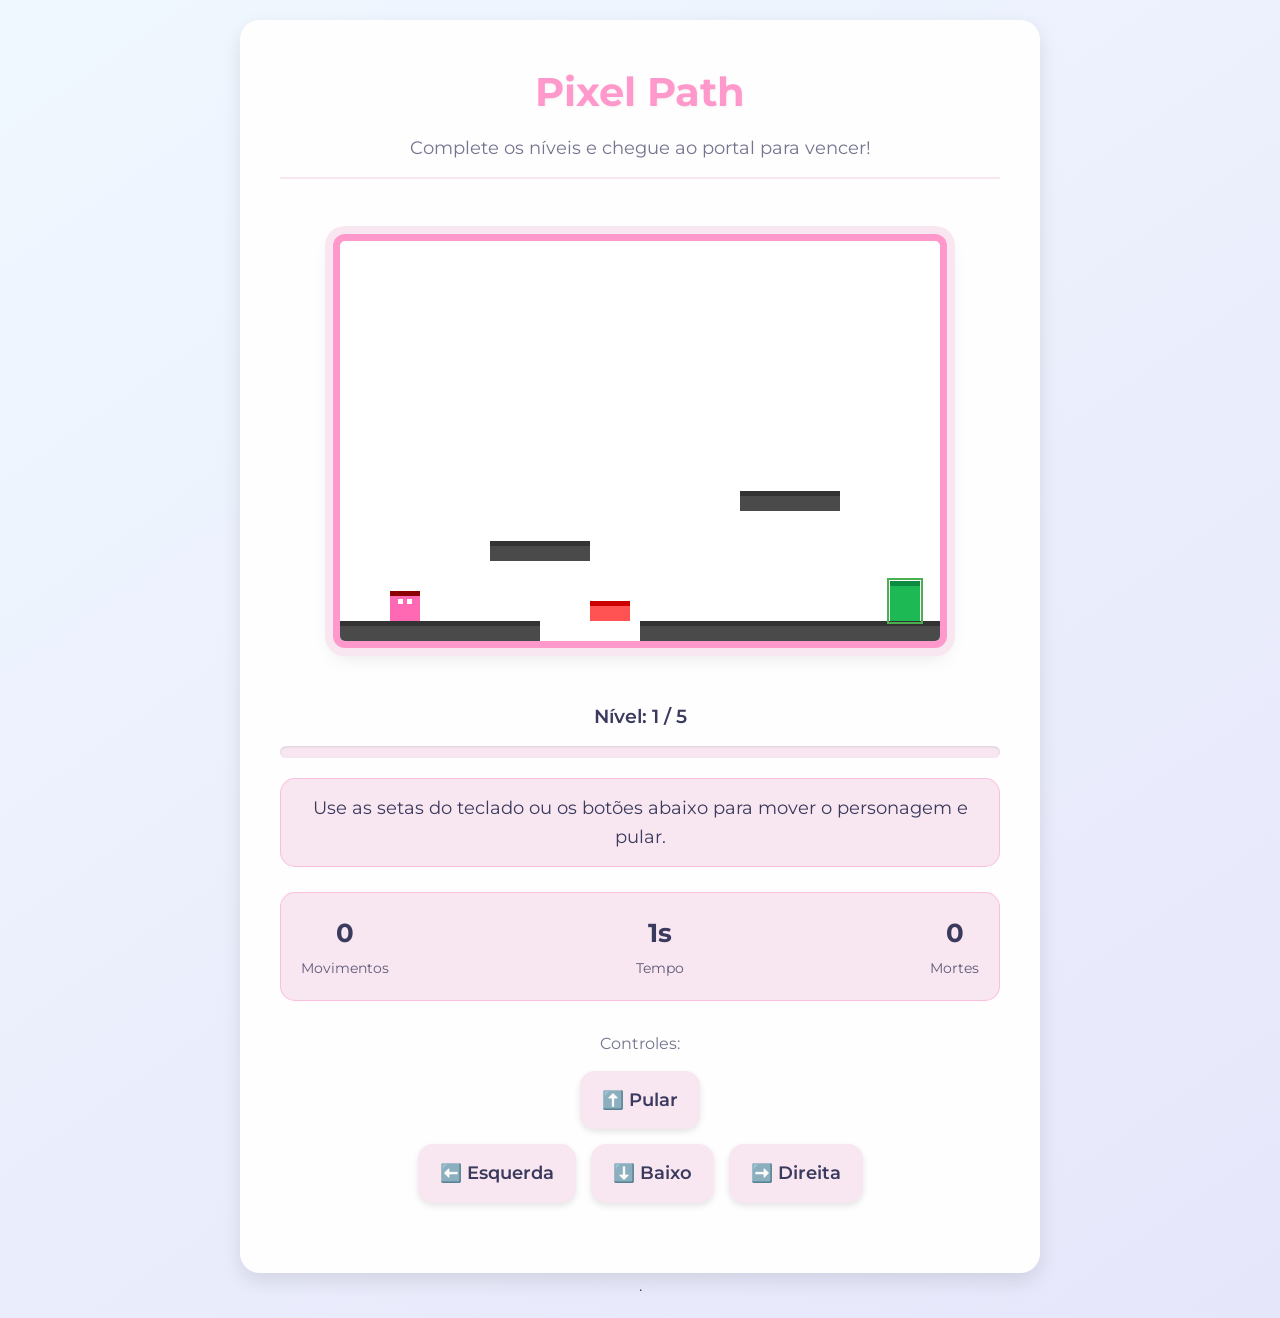
<file: index.html>
<!DOCTYPE html>
<html lang="pt-br">
<head>
    <meta charset="UTF-8">
    <meta name="viewport" content="width=device-width, initial-scale=1.0">
    <title>Segredo-Fofo</title>
    <link href="https://fonts.googleapis.com/css2?family=Montserrat:wght@300;400;500;600;700&display=swap" rel="stylesheet">
    <link rel="stylesheet" href="https://cdnjs.cloudflare.com/ajax/libs/font-awesome/6.4.0/css/all.min.css">
    <style>
        /* --- Variáveis e Estilos Gerais (Mais Fofo e Profissional) --- */
        :root {
            /* Paleta Candy Pink e Soft Teal */
            --primary-color: #FF99CC; /* Candy Pink - Cuter */
            --secondary-color: #AEC6CF; /* Soft Blue/Teal - Professional Contrast */
            --accent-color: #F8E6F0; /* Very Light Pink for accents */
            --text-dark: #3a3a5e; /* Deep Indigo/Purple for Text */
            --text-light: #ffffff;
            --background-light: #F0F8FF; /* Alice Blue/Softest Blue */
            --card-bg: rgba(255, 255, 255, 0.95);
            --shadow: 0 8px 20px rgba(0, 0, 0, 0.1);
            --shadow-hover: 0 12px 30px rgba(0, 0, 0, 0.15);
            --border-radius: 20px; /* Mais arredondado (Fofo) */
            --transition: all 0.4s cubic-bezier(0.25, 0.8, 0.25, 1); /* Transição mais suave (Profissional) */
            --font-body: 'Montserrat', sans-serif;
        }

        * {
            margin: 0;
            padding: 0;
            box-sizing: border-box;
        }

        body {
            font-family: var(--font-body);
            /* Gradiente de fundo mais suave */
            background: linear-gradient(145deg, var(--background-light) 0%, #E6E6FA 100%); 
            color: var(--text-dark);
            line-height: 1.6;
            text-align: center;
            padding: 20px;
            min-height: 100vh;
            display: flex;
            flex-direction: column;
            justify-content: center;
            align-items: center;
            user-select: none;
        }

        .container {
            max-width: 800px;
            margin: 0 auto;
            padding: 40px;
            /* Efeito levemente Glassmorphism */
            background: var(--card-bg);
            border-radius: var(--border-radius);
            box-shadow: var(--shadow);
            transition: var(--transition);
        }

        .game-header {
            margin-bottom: 25px;
            padding-bottom: 15px;
            border-bottom: 2px solid var(--accent-color);
        }

        h1 {
            color: var(--primary-color);
            font-size: 2.5rem; /* Um pouco maior */
            font-weight: 700;
            margin-bottom: 10px;
            text-shadow: 1px 1px 3px rgba(0, 0, 0, 0.05);
        }

        .subtitle {
            color: var(--text-dark);
            opacity: 0.7; /* Texto mais suave */
            font-size: 1.1rem;
        }

        /* --- Área do Jogo --- */
        .game-container {
            position: relative;
            margin: 30px auto;
            display: inline-block;
        }

        canvas {
            border: 7px solid var(--primary-color); /* Borda mais grossa */
            background-color: #ffffff;
            border-radius: 12px;
            /* Sombra em camadas para um visual mais premium/fofo */
            box-shadow: 0 0 0 8px var(--accent-color), var(--shadow); 
            image-rendering: pixelated;
            image-rendering: crisp-edges;
            transition: var(--transition);
        }

        /* --- Mensagens do Jogo --- */
        #game-message {
            margin: 20px 0;
            font-size: 1.1rem;
            color: var(--text-dark);
            text-align: center;
            padding: 15px;
            /* Cor de fundo baseada na cor de destaque */
            background-color: var(--accent-color); 
            border-radius: 15px;
            transition: var(--transition);
            border: 1px solid rgba(255, 153, 204, 0.5);
        }

        /* --- Controles --- */
        .controls-section {
            margin-top: 30px;
        }

        .controls-title {
            font-size: 1rem;
            color: var(--text-dark);
            opacity: 0.7;
            margin-bottom: 15px;
        }

        .controls {
            display: flex;
            flex-direction: column;
            align-items: center;
            gap: 15px;
        }

        .control-row {
            display: flex;
            gap: 15px;
        }

        .control-btn {
            padding: 15px 22px;
            background-color: var(--accent-color);
            border: none;
            border-radius: 15px; /* Botões mais arredondados */
            cursor: pointer;
            font-weight: 600;
            font-size: 1.1em;
            transition: var(--transition);
            min-width: 90px;
            color: var(--text-dark);
            box-shadow: 0 3px 6px rgba(0, 0, 0, 0.1);
        }

        .control-btn:hover {
            background-color: var(--primary-color);
            color: var(--text-light);
            transform: translateY(-3px) scale(1.05); /* Efeito de elevação mais pronunciado */
            box-shadow: 0 5px 10px rgba(0, 0, 0, 0.15);
        }

        .control-btn:active {
            transform: translateY(1px);
            box-shadow: 0 2px 4px rgba(0, 0, 0, 0.1);
        }

        /* --- Indicadores de Jogo (Stats) --- */
        .game-stats {
            display: flex;
            justify-content: space-between;
            margin-top: 25px;
            padding: 20px;
            background-color: var(--accent-color);
            border-radius: 15px;
            border: 1px solid rgba(255, 153, 204, 0.5);
        }

        .stat {
            display: flex;
            flex-direction: column;
            align-items: center;
        }

        .stat-value {
            font-size: 1.6rem;
            font-weight: 700;
            color: var(--text-dark); /* Valores importantes em cor escura para profissionalismo */
        }

        .stat-label {
            font-size: 0.9rem;
            color: var(--text-dark);
            opacity: 0.8;
            margin-top: 3px;
        }

        /* --- Efeitos de Vitória --- */
        .victory-overlay {
            display: none;
            position: absolute;
            top: 0;
            left: 0;
            width: 100%;
            height: 100%;
            background: rgba(255, 153, 204, 0.9); /* Candy Pink opaco */
            border-radius: 12px;
            justify-content: center;
            align-items: center;
            flex-direction: column;
            color: white;
            font-size: 1.5rem;
            font-weight: 700;
            z-index: 10;
            animation: fadeIn 0.5s ease-out;
        }

        .victory-overlay i {
            font-size: 3rem;
            margin-bottom: 15px;
            animation: pulse 1.5s infinite;
        }

        @keyframes pulse {
            0% { transform: scale(1); }
            50% { transform: scale(1.2); }
            100% { transform: scale(1); }
        }

        @keyframes fadeIn {
            from { opacity: 0; }
            to { opacity: 1; }
        }

        /* --- Níveis e Progresso --- */
        .level-indicator {
            margin: 15px 0;
            font-size: 1.2rem;
            font-weight: 600;
            color: var(--text-dark);
        }

        .progress-bar {
            width: 100%;
            height: 12px; /* Mais espesso */
            background-color: var(--accent-color);
            border-radius: 6px;
            margin: 10px 0;
            overflow: hidden;
            box-shadow: inset 0 1px 3px rgba(0, 0, 0, 0.1); /* Detalhe profissional */
        }

        .progress-fill {
            height: 100%;
            background-color: var(--primary-color);
            width: 0%;
            transition: width 0.5s ease;
        }

        /* --- Botões de Ação --- */
        .action-buttons {
            display: flex;
            justify-content: center;
            gap: 20px;
            margin-top: 30px;
        }

        /* Estilo para Botões e Links de Ação */
        .action-btn {
            padding: 14px 30px;
            background-color: var(--primary-color);
            color: var(--text-light);
            border: none;
            border-radius: 15px;
            cursor: pointer;
            font-weight: 600;
            font-size: 1rem;
            transition: var(--transition);
            box-shadow: 0 3px 6px rgba(0, 0, 0, 0.15);
            text-decoration: none; /* Importante para links <a> */
            display: inline-flex;
            align-items: center;
            gap: 8px;
        }

        .action-btn:hover {
            background-color: #FF80B3; /* Tom ligeiramente mais claro no hover */
            transform: translateY(-3px);
            box-shadow: 0 6px 12px rgba(0, 0, 0, 0.2);
        }

        .action-btn:active {
            transform: translateY(1px);
            box-shadow: 0 2px 4px rgba(0, 0, 0, 0.1);
        }

        /* --- Responsividade --- */
        @media (max-width: 768px) {
            .container {
                padding: 30px;
            }
            
            h1 {
                font-size: 2rem;
            }
            
            canvas {
                width: 100%;
                max-width: 400px;
                height: auto;
            }
            
            .control-btn {
                padding: 12px 18px;
                font-size: 1em;
                min-width: 80px;
            }
        }

        @media (max-width: 480px) {
            body {
                padding: 10px;
            }
            
            .container {
                padding: 20px;
            }
            
            h1 {
                font-size: 1.8rem;
            }
            
            .control-row {
                flex-wrap: wrap;
                justify-content: center;
            }
            
            .action-buttons {
                flex-direction: column;
                gap: 10px;
            }
        }
    </style>
</head>
<body>
    <div class="container">
        <div class="game-header">
            <h1>Pixel Path</h1>
            <p class="subtitle">Complete os níveis e chegue ao portal para vencer!</p>
        </div>

        <div class="game-container">
            <canvas id="gameCanvas" width="600" height="400"></canvas>
            <div id="victoryOverlay" class="victory-overlay">
                <i class="fas fa-trophy"></i>
                <p>Nível Concluído!</p>
            </div>
        </div>
        
        <div class="level-indicator">
            Nível: <span id="currentLevel">1</span> / <span id="totalLevels">5</span>
        </div>
        
        <div class="progress-bar">
            <div id="progressFill" class="progress-fill"></div>
        </div>
        
        <div id="game-message">
            Use as setas do teclado ou os botões abaixo para mover o personagem e pular.
        </div>
        
        <div class="game-stats">
            <div class="stat">
                <div class="stat-value" id="moveCount">0</div>
                <div class="stat-label">Movimentos</div>
            </div>
            <div class="stat">
                <div class="stat-value" id="timeCount">0s</div>
                <div class="stat-label">Tempo</div>
            </div>
            <div class="stat">
                <div class="stat-value" id="deathCount">0</div>
                <div class="stat-label">Mortes</div>
            </div>
        </div>
        
        <div class="controls-section">
            <div class="controls-title">Controles:</div>
            <div class="controls">
                <div class="control-row">
                    <div class="control-btn" data-direction="up">⬆️ Pular</div>
                </div>
                <div class="control-row">
                    <div class="control-btn" data-direction="left">⬅️ Esquerda</div>
                    <div class="control-btn" data-direction="down">⬇️ Baixo</div>
                    <div class="control-btn" data-direction="right">➡️ Direita</div>
                </div>
            </div>
        </div>
        
        <div class="action-buttons">
            <a href="game.html" target="_blank" id="siteLink" class="action-btn" style="display: none;">
                <i class="fas fa-external-link-alt"></i> Meu Site
            </a>
            
            <button id="nextLevelBtn" class="action-btn" style="display: none;">
                <i class="fas fa-arrow-right"></i> Próximo Nível
            </button>
        </div>
    </div>

    <script>
        // Configurações do jogo
        const canvas = document.getElementById('gameCanvas');
        const ctx = canvas.getContext('2d');
        const victoryOverlay = document.getElementById('victoryOverlay');
        const moveCountDisplay = document.getElementById('moveCount');
        const timeCountDisplay = document.getElementById('timeCount');
        const deathCountDisplay = document.getElementById('deathCount');
        const currentLevelDisplay = document.getElementById('currentLevel');
        const progressFill = document.getElementById('progressFill');
        const nextLevelBtn = document.getElementById('nextLevelBtn');
        const siteLink = document.getElementById('siteLink'); // Referência para o novo link
        const gameMessage = document.getElementById('game-message');
        const controls = document.querySelectorAll('.control-btn');

        // Configurações do jogo
        const TILE_SIZE = 40;
        const GRAVITY = 0.5;
        const JUMP_FORCE = -12;
        const PLAYER_SPEED = 5;
        
        // Variáveis do jogo
        let gameActive = true;
        let moveCount = 0;
        let deathCount = 0;
        let startTime = Date.now();
        let timerInterval;
        let currentLevel = 1;
        const totalLevels = 5;
        
        // Elementos do jogo
        let player = {
            x: 50,
            y: 300,
            width: 30,
            height: 30,
            velocityX: 0,
            velocityY: 0,
            isJumping: false,
            color: '#FF69B4'
        };
        
        let platforms = [];
        let hazards = [];
        let goal = null;
        let dynamicElements = [];
        
        // Níveis do jogo (Mantidos os mesmos da versão anterior)
        const levels = [
            // Nível 1
            {
                platforms: [
                    { x: 0, y: 380, width: 200, height: 20, color: '#4a4a4a' },
                    { x: 300, y: 380, width: 300, height: 20, color: '#4a4a4a' },
                    { x: 150, y: 300, width: 100, height: 20, color: '#4a4a4a' },
                    { x: 400, y: 250, width: 100, height: 20, color: '#4a4a4a' }
                ],
                hazards: [
                    { x: 250, y: 360, width: 40, height: 20, color: '#ff5252' }
                ],
                goal: { x: 550, y: 340, width: 30, height: 40, color: '#1DB954' },
                dynamicElements: [
                    { 
                        type: 'movingPlatform', 
                        x: 200, 
                        y: 200, 
                        width: 80, 
                        height: 15, 
                        color: '#4a4a4a',
                        speedX: 2,
                        minX: 150,
                        maxX: 350
                    }
                ]
            },
            // Nível 2
            {
                platforms: [
                    { x: 0, y: 380, width: 150, height: 20, color: '#4a4a4a' },
                    { x: 200, y: 380, width: 150, height: 20, color: '#4a4a4a' },
                    { x: 400, y: 380, width: 200, height: 20, color: '#4a4a4a' },
                    { x: 100, y: 280, width: 100, height: 20, color: '#4a4a4a' },
                    { x: 300, y: 230, width: 100, height: 20, color: '#4a4a4a' }
                ],
                hazards: [
                    { x: 170, y: 360, width: 20, height: 20, color: '#ff5252' },
                    { x: 370, y: 360, width: 20, height: 20, color: '#ff5252' }
                ],
                goal: { x: 550, y: 340, width: 30, height: 40, color: '#1DB954' },
                dynamicElements: [
                    { 
                        type: 'disappearingPlatform', 
                        x: 450, 
                        y: 300, 
                        width: 80, 
                        height: 15, 
                        color: '#ff9800',
                        timer: 0,
                        visible: true,
                        interval: 120
                    }
                ]
            },
            // Nível 3
            {
                platforms: [
                    { x: 0, y: 380, width: 100, height: 20, color: '#4a4a4a' },
                    { x: 150, y: 380, width: 100, height: 20, color: '#4a4a4a' },
                    { x: 300, y: 380, width: 100, height: 20, color: '#4a4a4a' },
                    { x: 450, y: 380, width: 150, height: 20, color: '#4a4a4a' },
                    { x: 50, y: 280, width: 80, height: 20, color: '#4a4a4a' },
                    { x: 200, y: 230, width: 80, height: 20, color: '#4a4a4a' },
                    { x: 350, y: 180, width: 80, height: 20, color: '#4a4a4a' }
                ],
                hazards: [
                    { x: 120, y: 360, width: 20, height: 20, color: '#ff5252' },
                    { x: 270, y: 360, width: 20, height: 20, color: '#ff5252' },
                    { x: 420, y: 360, width: 20, height: 20, color: '#ff5252' }
                ],
                goal: { x: 550, y: 140, width: 30, height: 40, color: '#1DB954' },
                dynamicElements: [
                    { 
                        type: 'movingPlatform', 
                        x: 100, 
                        y: 330, 
                        width: 80, 
                        height: 15, 
                        color: '#4a4a4a',
                        speedX: 3,
                        minX: 100,
                        maxX: 250
                    },
                    { 
                        type: 'disappearingPlatform', 
                        x: 250, 
                        y: 180, 
                        width: 80, 
                        height: 15, 
                        color: '#ff9800',
                        timer: 0,
                        visible: true,
                        interval: 90
                    }
                ]
            },
            // Nível 4
            {
                platforms: [
                    { x: 0, y: 380, width: 80, height: 20, color: '#4a4a4a' },
                    { x: 130, y: 380, width: 80, height: 20, color: '#4a4a4a' },
                    { x: 260, y: 380, width: 80, height: 20, color: '#4a4a4a' },
                    { x: 390, y: 380, width: 80, height: 20, color: '#4a4a4a' },
                    { x: 520, y: 380, width: 80, height: 20, color: '#4a4a4a' },
                    { x: 80, y: 300, width: 60, height: 20, color: '#4a4a4a' },
                    { x: 210, y: 250, width: 60, height: 20, color: '#4a4a4a' },
                    { x: 340, y: 200, width: 60, height: 20, color: '#4a4a4a' },
                    { x: 470, y: 150, width: 60, height: 20, color: '#4a4a4a' }
                ],
                hazards: [
                    { x: 110, y: 360, width: 10, height: 20, color: '#ff5252' },
                    { x: 240, y: 360, width: 10, height: 20, color: '#ff5252' },
                    { x: 370, y: 360, width: 10, height: 20, color: '#ff5252' },
                    { x: 500, y: 360, width: 10, height: 20, color: '#ff5252' }
                ],
                goal: { x: 550, y: 110, width: 30, height: 40, color: '#1DB954' },
                dynamicElements: [
                    { 
                        type: 'movingPlatform', 
                        x: 150, 
                        y: 200, 
                        width: 60, 
                        height: 15, 
                        color: '#4a4a4a',
                        speedX: 2,
                        minX: 150,
                        maxX: 300
                    },
                    { 
                        type: 'disappearingPlatform', 
                        x: 280, 
                        y: 150, 
                        width: 60, 
                        height: 15, 
                        color: '#ff9800',
                        timer: 0,
                        visible: true,
                        interval: 60
                    },
                    { 
                        type: 'movingPlatform', 
                        x: 410, 
                        y: 100, 
                        width: 60, 
                        height: 15, 
                        color: '#4a4a4a',
                        speedX: 3,
                        minX: 350,
                        maxX: 500
                    }
                ]
            },
            // Nível 5
            {
                platforms: [
                    { x: 0, y: 380, width: 60, height: 20, color: '#4a4a4a' },
                    { x: 120, y: 380, width: 60, height: 20, color: '#4a4a4a' },
                    { x: 240, y: 380, width: 60, height: 20, color: '#4a4a4a' },
                    { x: 360, y: 380, width: 60, height: 20, color: '#4a4a4a' },
                    { x: 480, y: 380, width: 60, height: 20, color: '#4a4a4a' },
                    { x: 60, y: 320, width: 40, height: 20, color: '#4a4a4a' },
                    { x: 180, y: 270, width: 40, height: 20, color: '#4a4a4a' },
                    { x: 300, y: 220, width: 40, height: 20, color: '#4a4a4a' },
                    { x: 420, y: 170, width: 40, height: 20, color: '#4a4a4a' },
                    { x: 540, y: 120, width: 40, height: 20, color: '#4a4a4a' }
                ],
                hazards: [
                    { x: 90, y: 360, width: 20, height: 20, color: '#ff5252' },
                    { x: 210, y: 360, width: 20, height: 20, color: '#ff5252' },
                    { x: 330, y: 360, width: 20, height: 20, color: '#ff5252' },
                    { x: 450, y: 360, width: 20, height: 20, color: '#ff5252' },
                    { x: 40, y: 300, width: 10, height: 20, color: '#ff5252' },
                    { x: 160, y: 250, width: 10, height: 20, color: '#ff5252' },
                    { x: 280, y: 200, width: 10, height: 20, color: '#ff5252' },
                    { x: 400, y: 150, width: 10, height: 20, color: '#ff5252' }
                ],
                goal: { x: 570, y: 80, width: 30, height: 40, color: '#1DB954' },
                dynamicElements: [
                    { 
                        type: 'movingPlatform', 
                        x: 100, 
                        y: 250, 
                        width: 40, 
                        height: 15, 
                        color: '#4a4a4a',
                        speedX: 2,
                        minX: 80,
                        maxX: 200
                    },
                    { 
                        type: 'disappearingPlatform', 
                        x: 220, 
                        y: 200, 
                        width: 40, 
                        height: 15, 
                        color: '#ff9800',
                        timer: 0,
                        visible: true,
                        interval: 45
                    },
                    { 
                        type: 'movingPlatform', 
                        x: 340, 
                        y: 150, 
                        width: 40, 
                        height: 15, 
                        color: '#4a4a4a',
                        speedX: 3,
                        minX: 300,
                        maxX: 420
                    },
                    { 
                        type: 'disappearingPlatform', 
                        x: 460, 
                        y: 100, 
                        width: 40, 
                        height: 15, 
                        color: '#ff9800',
                        timer: 0,
                        visible: true,
                        interval: 30
                    }
                ]
            }
        ];

        // Inicializa o jogo
        function initGame() {
            loadLevel(currentLevel);
            startTimer();
            gameLoop();
        }

        // Carrega um nível específico
        function loadLevel(levelIndex) {
            const level = levels[levelIndex - 1];
            platforms = [...level.platforms];
            hazards = [...level.hazards];
            goal = {...level.goal};
            dynamicElements = level.dynamicElements.map(elem => ({...elem}));
            
            // Reinicia a posição do jogador
            player.x = 50;
            player.y = 300;
            player.velocityX = 0;
            player.velocityY = 0;
            player.isJumping = false;
            
            // Atualiza a interface
            currentLevelDisplay.textContent = levelIndex;
            progressFill.style.width = `${((levelIndex - 1) / totalLevels) * 100}%`;
            nextLevelBtn.style.display = 'none';
            siteLink.style.display = 'none'; // **NOVO: Esconde o link do site ao carregar o nível**
            victoryOverlay.style.display = 'none';
            gameActive = true;
            
            // Reinicia contadores
            moveCount = 0;
            moveCountDisplay.textContent = moveCount;
        }

        // Inicia o temporizador
        function startTimer() {
            startTime = Date.now();
            clearInterval(timerInterval);
            timerInterval = setInterval(() => {
                if (gameActive) {
                    const elapsedSeconds = Math.floor((Date.now() - startTime) / 1000);
                    timeCountDisplay.textContent = `${elapsedSeconds}s`;
                }
            }, 1000);
        }

        // Loop principal do jogo
        function gameLoop() {
            ctx.clearRect(0, 0, canvas.width, canvas.height);
            
            // Atualiza elementos dinâmicos
            updateDynamicElements();
            
            // Aplica gravidade
            player.velocityY += GRAVITY;
            player.y += player.velocityY;
            
            // Aplica movimento horizontal
            player.x += player.velocityX;
            
            // Verifica colisões com plataformas
            checkPlatformCollisions();
            
            // Verifica colisões com perigos
            checkHazardCollisions();
            
            // Verifica se alcançou o objetivo
            checkGoalCollision();
            
            // Mantém o jogador dentro dos limites da tela
            if (player.x < 0) player.x = 0;
            if (player.x + player.width > canvas.width) player.x = canvas.width - player.width;
            if (player.y > canvas.height) {
                playerDie();
            }
            
            // Desenha todos os elementos
            drawGame();
            
            requestAnimationFrame(gameLoop);
        }

        // Atualiza elementos dinâmicos
        function updateDynamicElements() {
            dynamicElements.forEach(elem => {
                if (elem.type === 'movingPlatform') {
                    elem.x += elem.speedX;
                    if (elem.x <= elem.minX || elem.x + elem.width >= elem.maxX) {
                        elem.speedX *= -1;
                    }
                } else if (elem.type === 'disappearingPlatform') {
                    elem.timer++;
                    if (elem.timer >= elem.interval) {
                        elem.visible = !elem.visible;
                        elem.timer = 0;
                    }
                }
            });
        }

        // Verifica colisões com plataformas
        function checkPlatformCollisions() {
            let onGround = false;
            
            // Verifica plataformas estáticas
            platforms.forEach(platform => {
                if (isColliding(player, platform)) {
                    // Colisão vertical
                    if (player.velocityY > 0 && player.y + player.height - player.velocityY <= platform.y) {
                        player.y = platform.y - player.height;
                        player.velocityY = 0;
                        player.isJumping = false;
                        onGround = true;
                    }
                    // Colisão horizontal
                    else if (player.velocityY <= 0 && player.y - player.velocityY >= platform.y + platform.height) {
                        player.y = platform.y + platform.height;
                        player.velocityY = 0;
                    }
                    // Colisão lateral
                    else if (player.velocityX !== 0) {
                        if (player.x + player.width - player.velocityX <= platform.x) {
                            player.x = platform.x - player.width;
                        } else if (player.x - player.velocityX >= platform.x + platform.width) {
                            player.x = platform.x + platform.width;
                        }
                    }
                }
            });
            
            // Verifica plataformas dinâmicas
            dynamicElements.forEach(elem => {
                if (elem.visible && isColliding(player, elem)) {
                    // Colisão vertical
                    if (player.velocityY > 0 && player.y + player.height - player.velocityY <= elem.y) {
                        player.y = elem.y - player.height;
                        player.velocityY = 0;
                        player.isJumping = false;
                        onGround = true;
                        
                        // Se for uma plataforma móvel, move o jogador junto
                        if (elem.type === 'movingPlatform') {
                            player.x += elem.speedX;
                        }
                    }
                }
            });
            
            // Se não está no chão, está pulando
            if (!onGround && player.velocityY >= 0) {
                player.isJumping = true;
            }
        }

        // Verifica colisões com perigos
        function checkHazardCollisions() {
            hazards.forEach(hazard => {
                if (isColliding(player, hazard)) {
                    playerDie();
                }
            });
        }

        // Verifica se alcançou o objetivo
        function checkGoalCollision() {
            if (goal && isColliding(player, goal)) {
                endLevel(true);
            }
        }

        // O jogador morre
        function playerDie() {
            deathCount++;
            deathCountDisplay.textContent = deathCount;
            loadLevel(currentLevel);
        }

        // FINALIZA O NÍVEL (LÓGICA MODIFICADA AQUI)
        function endLevel(success) {
            if (success) {
                gameActive = false;
                victoryOverlay.style.display = 'flex';
                nextLevelBtn.style.display = 'none'; 
                siteLink.style.display = 'none';

                if (currentLevel < totalLevels) {
                    // FASES INTERMEDIÁRIAS
                    gameMessage.innerHTML = "🎉 <strong>Nível Concluído!</strong> 🎉";
                    nextLevelBtn.style.display = 'block';
                } else {
                    // ÚLTIMO NÍVEL CONCLUÍDO (Nível 5)
                    gameMessage.innerHTML = "🏆 <strong>Parabéns! Você completou todos os níveis!</strong> 🏆";
                    siteLink.style.display = 'block'; // **MOSTRA O LINK DO SITE**
                }
            }
        }

        // Verifica colisão entre dois retângulos
        function isColliding(rect1, rect2) {
            return rect1.x < rect2.x + rect2.width &&
                   rect1.x + rect1.width > rect2.x &&
                   rect1.y < rect2.y + rect2.height &&
                   rect1.y + rect1.height > rect2.y;
        }

        // Desenha todos os elementos do jogo (Sem alterações)
        function drawGame() {
            // Desenha plataformas
            platforms.forEach(platform => {
                ctx.fillStyle = platform.color;
                ctx.fillRect(platform.x, platform.y, platform.width, platform.height);
                
                // Detalhes das plataformas
                ctx.fillStyle = '#333';
                ctx.fillRect(platform.x, platform.y, platform.width, 5);
            });
            
            // Desenha elementos dinâmicos
            dynamicElements.forEach(elem => {
                if (elem.visible) {
                    ctx.fillStyle = elem.color;
                    ctx.fillRect(elem.x, elem.y, elem.width, elem.height);
                    
                    // Detalhes das plataformas dinâmicas
                    if (elem.type === 'disappearingPlatform') {
                        ctx.fillStyle = '#ff6b00';
                        ctx.fillRect(elem.x, elem.y, elem.width, 3);
                    } else {
                        ctx.fillStyle = '#333';
                        ctx.fillRect(elem.x, elem.y, elem.width, 3);
                    }
                }
            });
            
            // Desenha perigos
            hazards.forEach(hazard => {
                ctx.fillStyle = hazard.color;
                ctx.fillRect(hazard.x, hazard.y, hazard.width, hazard.height);
                
                // Detalhes dos perigos
                ctx.fillStyle = '#cc0000';
                ctx.fillRect(hazard.x, hazard.y, hazard.width, 5);
            });
            
            // Desenha objetivo
            if (goal) {
                ctx.fillStyle = goal.color;
                ctx.fillRect(goal.x, goal.y, goal.width, goal.height);
                
                // Detalhes do objetivo
                ctx.fillStyle = '#0d8b40';
                ctx.fillRect(goal.x, goal.y, goal.width, 5);
                
                // Efeito de brilho no objetivo
                ctx.strokeStyle = '#4caf50';
                ctx.lineWidth = 2;
                ctx.strokeRect(goal.x - 2, goal.y - 2, goal.width + 4, goal.height + 4);
            }
            
            // Desenha jogador
            ctx.fillStyle = player.color;
            ctx.fillRect(player.x, player.y, player.width, player.height);
            
            // Detalhes do jogador
            ctx.fillStyle = '#8B0000'; // Cor mais escura para o detalhe
            ctx.fillRect(player.x, player.y, player.width, 5);
            
            // Olhos do jogador
            ctx.fillStyle = '#ffffff';
            ctx.fillRect(player.x + 8, player.y + 8, 5, 5);
            ctx.fillRect(player.x + player.width - 13, player.y + 8, 5, 5);
        }

        // Controles por teclado (Sem alterações)
        document.addEventListener('keydown', (e) => {
            if (!gameActive) return;
            
            switch (e.key) {
                case 'ArrowUp':
                case 'w':
                case 'W':
                case ' ':
                    if (!player.isJumping) {
                        player.velocityY = JUMP_FORCE;
                        player.isJumping = true;
                        moveCount++;
                        moveCountDisplay.textContent = moveCount;
                    }
                    break;
                case 'ArrowLeft':
                case 'a':
                case 'A':
                    player.velocityX = -PLAYER_SPEED;
                    moveCount++;
                    moveCountDisplay.textContent = moveCount;
                    break;
                case 'ArrowRight':
                case 'd':
                case 'D':
                    player.velocityX = PLAYER_SPEED;
                    moveCount++;
                    moveCountDisplay.textContent = moveCount;
                    break;
                case 'ArrowDown':
                case 's':
                case 'S':
                    // Opcional: agachar ou descer plataformas
                    break;
            }
        });

        document.addEventListener('keyup', (e) => {
            switch (e.key) {
                case 'ArrowLeft':
                case 'a':
                case 'A':
                case 'ArrowRight':
                case 'd':
                case 'D':
                    player.velocityX = 0;
                    break;
            }
        });

        // Controles por botões (Mobile/Mouse) (Sem alterações)
        controls.forEach(button => {
            button.addEventListener('click', (e) => {
                if (!gameActive) return;
                
                const direction = e.target.dataset.direction;
                
                switch (direction) {
                    case 'up':
                        if (!player.isJumping) {
                            player.velocityY = JUMP_FORCE;
                            player.isJumping = true;
                            moveCount++;
                            moveCountDisplay.textContent = moveCount;
                        }
                        break;
                    case 'left':
                        player.velocityX = -PLAYER_SPEED;
                        moveCount++;
                        moveCountDisplay.textContent = moveCount;
                        break;
                    case 'right':
                        player.velocityX = PLAYER_SPEED;
                        moveCount++;
                        moveCountDisplay.textContent = moveCount;
                        break;
                    case 'down':
                        // Opcional: agachar ou descer plataformas
                        break;
                }
                
                // Para o movimento após um curto período (para controles de toque)
                setTimeout(() => {
                    if (direction === 'left' || direction === 'right') {
                        player.velocityX = 0;
                    }
                }, 150);
            });
        });

        // Botão de próximo nível (Sem alterações)
        nextLevelBtn.addEventListener('click', () => {
            if (currentLevel < totalLevels) {
                currentLevel++;
                loadLevel(currentLevel);
            }
        });

        // Inicia o jogo
        initGame();
    </script>
.
</body>

</html>
</file>
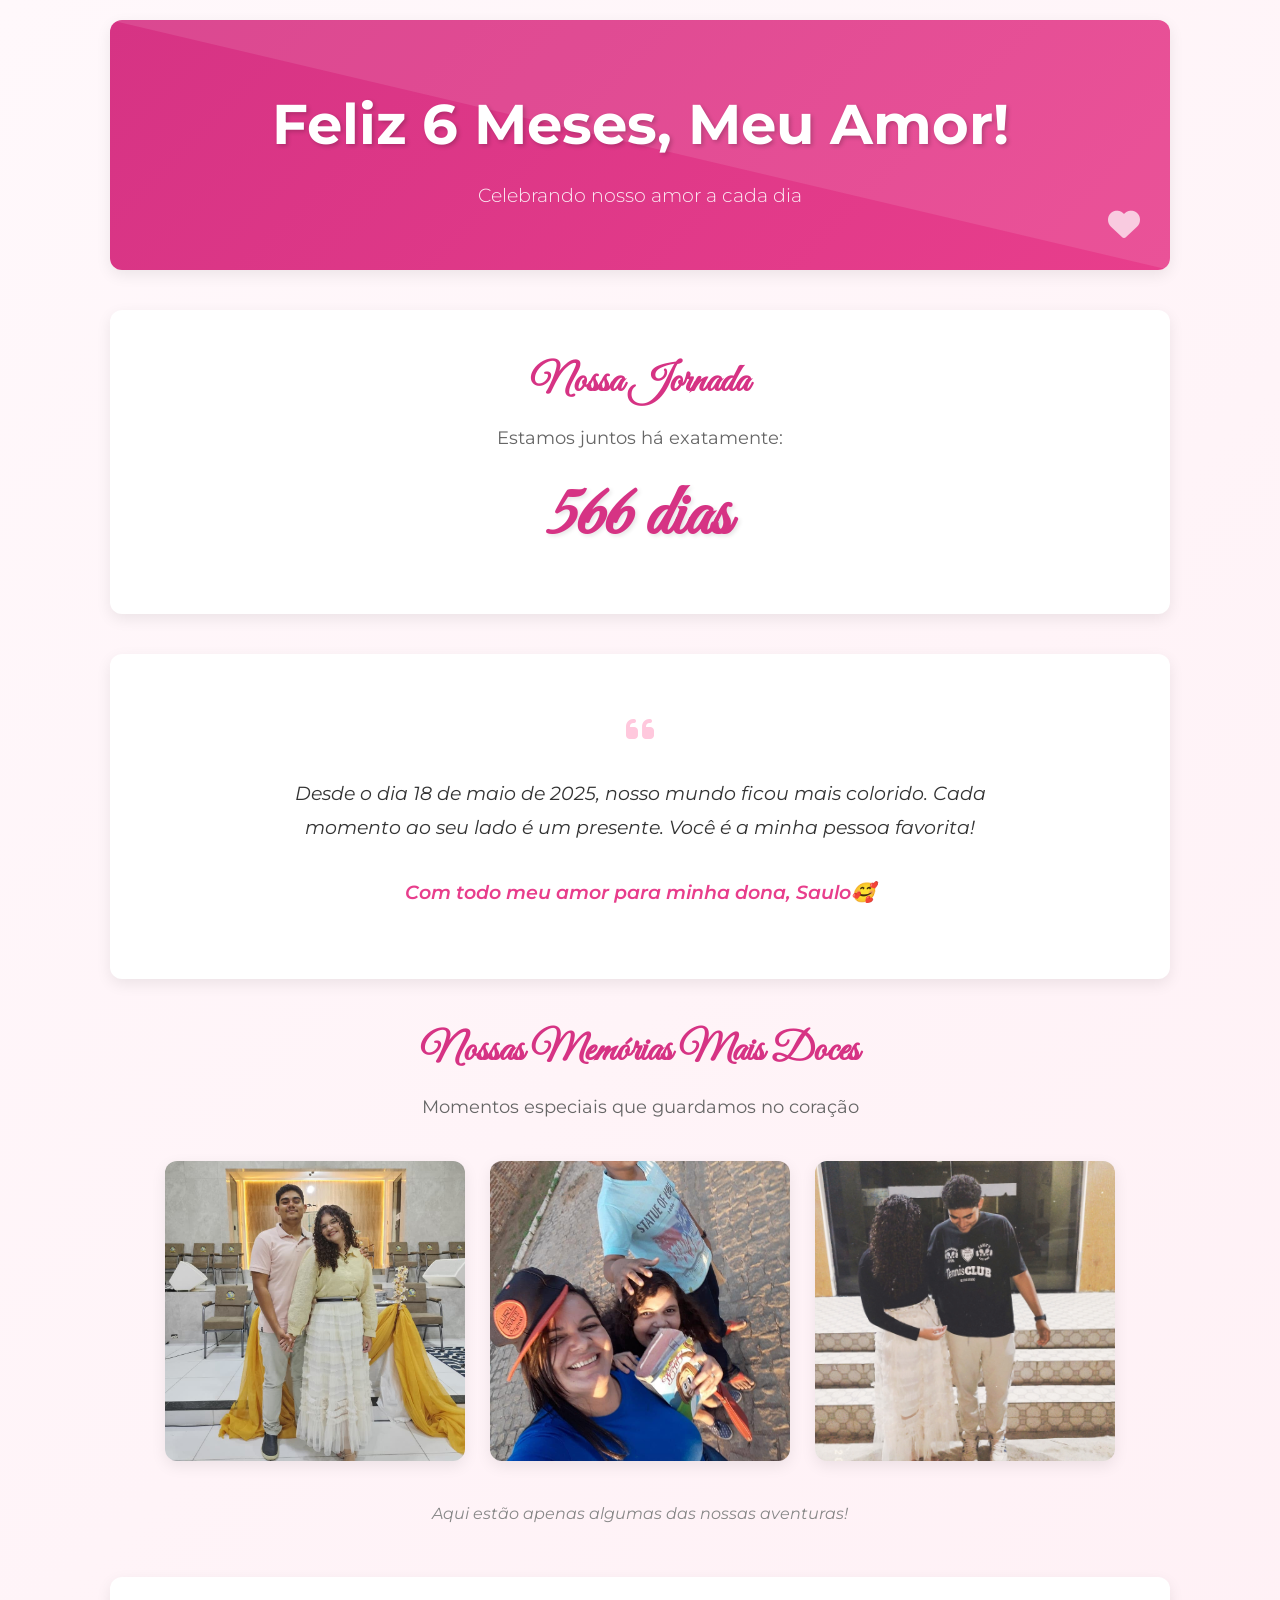
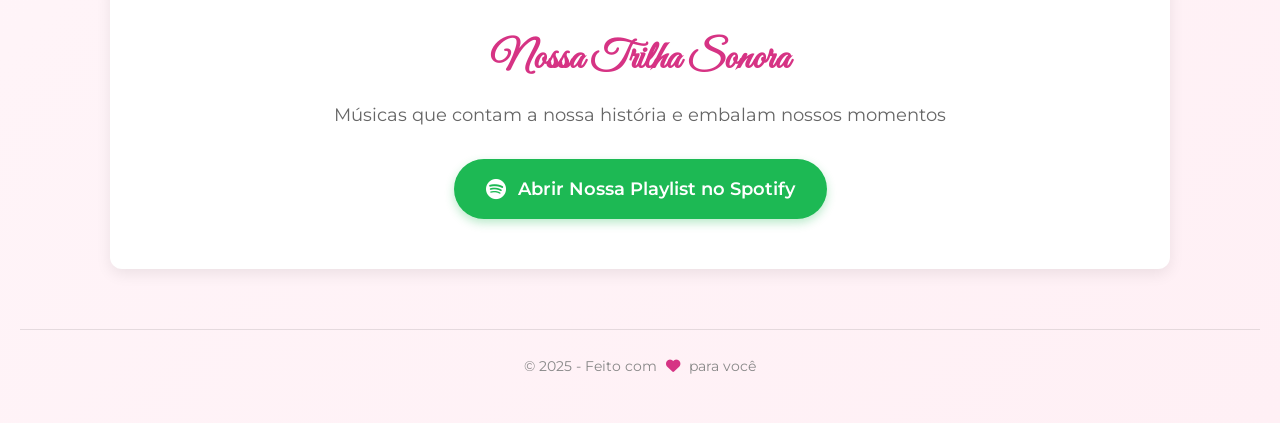
<file: game.html>
<!DOCTYPE html>
<html lang="pt-br">
<head>
    <meta charset="UTF-8">
    <meta name="viewport" content="width=device-width, initial-scale=1.0">
    <title>[Ana Julia e Saulo] - Nosso Cantinho de Amor</title>
    <link rel="stylesheet" href="styles.css"> 
    <link href="https://fonts.googleapis.com/css2?family=Great+Vibes&family=Montserrat:wght@300;400;500;600;700&display=swap" rel="stylesheet">
    <link rel="stylesheet" href="https://cdnjs.cloudflare.com/ajax/libs/font-awesome/6.4.0/css/all.min.css">
</head>
<body>
    <div class="container">
        <header class="hero-section">
            <div class="hero-content">
                <h1>Feliz 6 Meses, Meu Amor!</h1>
                <p class="subtitle">Celebrando nosso amor a cada dia</p>
            </div>
            <div class="decoration">
                <div class="heart"><i class="fas fa-heart"></i></div>
            </div>
        </header>

        <section class="counter-section">
            <div class="section-header">
                <h2>Nossa Jornada</h2>
                <p>Estamos juntos há exatamente:</p>
            </div>
            <div id="days-counter" class="counter">0 dias</div>
            <input type="hidden" id="start-date" value="18/05/2025"> 
        </section>

        <section class="message">
            <div class="message-content">
                <div class="quote-icon">
                    <i class="fas fa-quote-left"></i>
                </div>
                <p>Desde o dia 18 de maio de 2025, nosso mundo ficou mais colorido. Cada momento ao seu lado é um presente. Você é a minha pessoa favorita!</p>
                <p class="signature">Com todo meu amor para minha dona, Saulo🥰 </p>
            </div>
        </section>

        <section class="photo-gallery">
            <div class="section-header">
                <h2>Nossas Memórias Mais Doces</h2>
                <p>Momentos especiais que guardamos no coração</p>
            </div>
            <div class="photos">
                <div class="photo-card">
                    <div class="photo-frame">
                        <img src="1001176068.jpg" alt="[Descrição da Foto 1]">
                        <div class="photo-overlay">
                            <div class="photo-caption">[Temos que tirar mais fotos]</div>
                        </div>
                    </div>
                </div>
                <div class="photo-card">
                    <div class="photo-frame">
                        <img src="1001176076.jpg" alt="[Descrição da Foto 2]">
                        <div class="photo-overlay">
                            <div class="photo-caption">[Fofa]</div>
                        </div>
                    </div>
                </div>
                <div class="photo-card">
                    <div class="photo-frame">
                        <img src="1001176067.jpg" alt="[Descrição da Foto 3]">
                        <div class="photo-overlay">
                            <div class="photo-caption">[Temos que tirar mais fotos]</div>
                        </div>
                    </div>
                </div>
            </div>
            <p class="gallery-note">Aqui estão apenas algumas das nossas aventuras!</p>
        </section>

        <section class="playlist-section">
            <div class="section-header">
                <h2>Nossa Trilha Sonora</h2>
                <p>Músicas que contam a nossa história e embalam nossos momentos</p>
            </div>
            <div class="playlist-content">
                <a href="https://open.spotify.com/playlist/6sPVsdXfxyUHVj5Yx6WttR?si=tAei5tr_Sp2HTmxfyDn1HQ" target="_blank" class="spotify-button">
                    <i class="fab fa-spotify"></i>
                    <span>Abrir Nossa Playlist no Spotify</span>
                </a>
            </div>
        </section>
    </div>

    <footer>
        <div class="footer-content">
            <p>&copy; 2025 - Feito com <i class="fas fa-heart"></i> para você</p>
        </div>
    </footer>

    <script>
        function updateDaysCounter() {
            const startDateString = document.getElementById('start-date').value.trim();
            
            // Verifica se a data foi fornecida
            if (!startDateString) {
                document.getElementById('days-counter').textContent = `[Insira a data]`;
                return;
            } 

            // Parsing da data no formato DD/MM/AAAA
            const parts = startDateString.split('/');
            
            // Garante que o formato tem 3 partes
            if (parts.length !== 3) {
                 document.getElementById('days-counter').textContent = `[Formato Inválido]`;
                 return;
            }
            
            // As partes são: [Dia, Mês, Ano]
            const day = parseInt(parts[0], 10);
            const month = parseInt(parts[1], 10) - 1; // Mês é 0-indexed no JS (Janeiro = 0)
            const year = parseInt(parts[2], 10);

            // Cria o objeto Date (correto para DD/MM/AAAA)
            const startDate = new Date(year, month, day);
            const today = new Date();

            // Zera o horário para contar apenas dias inteiros
            startDate.setHours(0, 0, 0, 0);
            today.setHours(0, 0, 0, 0);
            
            const timeDifference = today.getTime() - startDate.getTime();
            const millisecondsPerDay = 1000 * 60 * 60 * 24;
            // Usa Math.ceil para garantir que o dia de início seja contado
            const daysTogether = Math.ceil(timeDifference / millisecondsPerDay);

            // Verifica se a data é válida (ex: evita NaN)
            if (isNaN(daysTogether)) {
                document.getElementById('days-counter').textContent = `[Erro na Data]`;
                return;
            }

            document.getElementById('days-counter').textContent = `${daysTogether} dias`;
        }

        document.addEventListener('DOMContentLoaded', updateDaysCounter);
    </script>
</body>

</html>
</file>
<file: styles.css>
/* Importação de Fontes do Google Fonts */
@import url('https://fonts.googleapis.com/css2?family=Great+Vibes&family=Montserrat:wght@300;400;500;600;700&display=swap');

/* --- Variáveis e Estilos Gerais --- */
:root {
    --primary-color: #d63384; /* Rosa mais sofisticado */
    --secondary-color: #e83e8c; /* Rosa secundário */
    --accent-color: #ffc8dd; /* Rosa claro para detalhes */
    --text-dark: #333333;
    --text-light: #ffffff;
    --background-light: #fff8fb; /* Fundo levemente rosa */
    --card-bg: #ffffff;
    --shadow: 0 5px 15px rgba(0, 0, 0, 0.08);
    --shadow-hover: 0 10px 25px rgba(0, 0, 0, 0.12);
    --border-radius: 12px;
    --transition: all 0.3s ease;
    --font-heading: 'Great Vibes', cursive;
    --font-body: 'Montserrat', sans-serif;
}

* {
    margin: 0;
    padding: 0;
    box-sizing: border-box;
}

body {
    font-family: var(--font-body);
    background: linear-gradient(135deg, #fff8fb 0%, #fff0f5 100%);
    color: var(--text-dark);
    line-height: 1.6;
    text-align: center;
    padding: 20px;
    min-height: 100vh;
}

.container {
    max-width: 1100px;
    margin: 0 auto;
    padding: 0 20px;
}

/* --- Seção Hero --- */
.hero-section {
    position: relative;
    padding: 60px 20px;
    margin-bottom: 40px;
    background: linear-gradient(135deg, var(--primary-color) 0%, var(--secondary-color) 100%);
    border-radius: var(--border-radius);
    color: var(--text-light);
    box-shadow: var(--shadow);
    overflow: hidden;
}

.hero-section::before {
    content: "";
    position: absolute;
    top: 0;
    left: 0;
    right: 0;
    bottom: 0;
    background: url('data:image/svg+xml;utf8,<svg xmlns="http://www.w3.org/2000/svg" viewBox="0 0 100 100" preserveAspectRatio="none"><path d="M0,0 L100,0 L100,100 Z" fill="rgba(255,255,255,0.1)"/></svg>');
    background-size: cover;
}

.hero-content {
    position: relative;
    z-index: 1;
}

.hero-section h1 {
    font-size: 3.5rem;
    margin-bottom: 10px;
    text-shadow: 2px 2px 4px rgba(0, 0, 0, 0.2);
}

.subtitle {
    font-size: 1.2rem;
    font-weight: 300;
    opacity: 0.9;
}

.decoration {
    position: absolute;
    bottom: 20px;
    right: 30px;
}

.heart {
    font-size: 2rem;
    color: rgba(255, 255, 255, 0.7);
    animation: pulse 2s infinite;
}

@keyframes pulse {
    0% { transform: scale(1); }
    50% { transform: scale(1.1); }
    100% { transform: scale(1); }
}

/* --- Cabeçalhos de Seção --- */
.section-header {
    margin-bottom: 30px;
}

.section-header h2 {
    font-family: var(--font-heading);
    font-size: 2.5rem;
    color: var(--primary-color);
    margin-bottom: 10px;
}

.section-header p {
    color: #666;
    font-size: 1.1rem;
}

/* --- Contador de Dias --- */
.counter-section {
    padding: 40px 30px;
    margin-bottom: 40px;
    background-color: var(--card-bg);
    border-radius: var(--border-radius);
    box-shadow: var(--shadow);
    transition: var(--transition);
}

.counter-section:hover {
    box-shadow: var(--shadow-hover);
}

.counter {
    font-family: var(--font-heading);
    font-size: 4.5rem;
    color: var(--primary-color);
    font-weight: bold;
    line-height: 1;
    margin: 20px 0;
    text-shadow: 2px 2px 4px rgba(0, 0, 0, 0.1);
    animation: fadeIn 1s ease-out;
}

@keyframes fadeIn {
    from {
        opacity: 0;
        transform: translateY(20px);
    }
    to {
        opacity: 1;
        transform: translateY(0);
    }
}

/* --- Mensagem de Amor --- */
.message {
    padding: 50px 30px;
    margin-bottom: 40px;
    background-color: var(--card-bg);
    border-radius: var(--border-radius);
    box-shadow: var(--shadow);
    transition: var(--transition);
    position: relative;
}

.message:hover {
    box-shadow: var(--shadow-hover);
}

.message-content {
    max-width: 700px;
    margin: 0 auto;
    position: relative;
}

.quote-icon {
    font-size: 2rem;
    color: var(--accent-color);
    margin-bottom: 20px;
}

.message p {
    font-size: 1.2rem;
    font-style: italic;
    line-height: 1.8;
    margin-bottom: 20px;
}

.signature {
    margin-top: 30px;
    font-weight: 600;
    color: var(--secondary-color);
    font-size: 1.3rem;
}

/* --- Galeria de Fotos --- */
.photo-gallery {
    margin-bottom: 50px;
}

.photos {
    display: flex;
    justify-content: center;
    gap: 25px;
    flex-wrap: wrap;
    margin: 40px 0;
}

.photo-card {
    width: 300px;
    height: 300px;
    perspective: 1000px;
}

.photo-frame {
    width: 100%;
    height: 100%;
    position: relative;
    transform-style: preserve-3d;
    transition: var(--transition);
    border-radius: var(--border-radius);
    overflow: hidden;
    box-shadow: var(--shadow);
}

.photo-card:hover .photo-frame {
    transform: translateY(-10px);
    box-shadow: var(--shadow-hover);
}

.photo-frame img {
    width: 100%;
    height: 100%;
    object-fit: cover;
    display: block;
}

.photo-overlay {
    position: absolute;
    top: 0;
    left: 0;
    width: 100%;
    height: 100%;
    background: rgba(214, 51, 132, 0.8);
    display: flex;
    align-items: center;
    justify-content: center;
    opacity: 0;
    transition: var(--transition);
}

.photo-card:hover .photo-overlay {
    opacity: 1;
}

.photo-caption {
    color: white;
    font-weight: 500;
    text-align: center;
    padding: 0 15px;
}

.gallery-note {
    color: #888;
    font-style: italic;
    margin-top: 20px;
}

/* --- Seção da Playlist (Spotify) --- */
.playlist-section {
    padding: 50px 30px;
    margin-bottom: 40px;
    background-color: var(--card-bg);
    border-radius: var(--border-radius);
    box-shadow: var(--shadow);
    transition: var(--transition);
}

.playlist-section:hover {
    box-shadow: var(--shadow-hover);
}

.playlist-content {
    margin-top: 30px;
}

.spotify-button {
    display: inline-flex;
    align-items: center;
    gap: 12px;
    padding: 16px 32px;
    background-color: #1DB954;
    color: var(--text-light);
    text-decoration: none;
    font-weight: 600;
    border-radius: 50px;
    font-size: 1.1rem;
    transition: var(--transition);
    box-shadow: 0 4px 10px rgba(29, 185, 84, 0.3);
}

.spotify-button:hover {
    background-color: #1ed760;
    transform: translateY(-3px);
    box-shadow: 0 6px 15px rgba(29, 185, 84, 0.4);
}

.spotify-button i {
    font-size: 1.3rem;
}

/* --- Rodapé (Footer) --- */
footer {
    margin-top: 60px;
    padding: 25px 0;
    color: #888;
    font-size: 0.9rem;
    border-top: 1px solid rgba(0, 0, 0, 0.1);
}

.footer-content i {
    color: var(--primary-color);
    margin: 0 5px;
}

/* --- Responsividade para Telas Menores --- */
@media (max-width: 768px) {
    .container {
        padding: 0 15px;
    }
    
    .hero-section {
        padding: 40px 15px;
    }
    
    .hero-section h1 {
        font-size: 2.5rem;
    }
    
    .section-header h2 {
        font-size: 2rem;
    }
    
    .counter {
        font-size: 3.5rem;
    }
    
    .photos {
        flex-direction: column;
        align-items: center;
        gap: 20px;
    }
    
    .photo-card {
        width: 100%;
        max-width: 350px;
        height: 300px;
    }
    
    .spotify-button {
        padding: 14px 25px;
        font-size: 1rem;
    }
    
    .decoration {
        position: relative;
        bottom: auto;
        right: auto;
        margin-top: 20px;
    }
}

@media (max-width: 480px) {
    body {
        padding: 10px;
    }
    
    .hero-section h1 {
        font-size: 2rem;
    }
    
    .counter {
        font-size: 2.8rem;
    }
    
    .message p {
        font-size: 1.1rem;
    }
}
</file>
